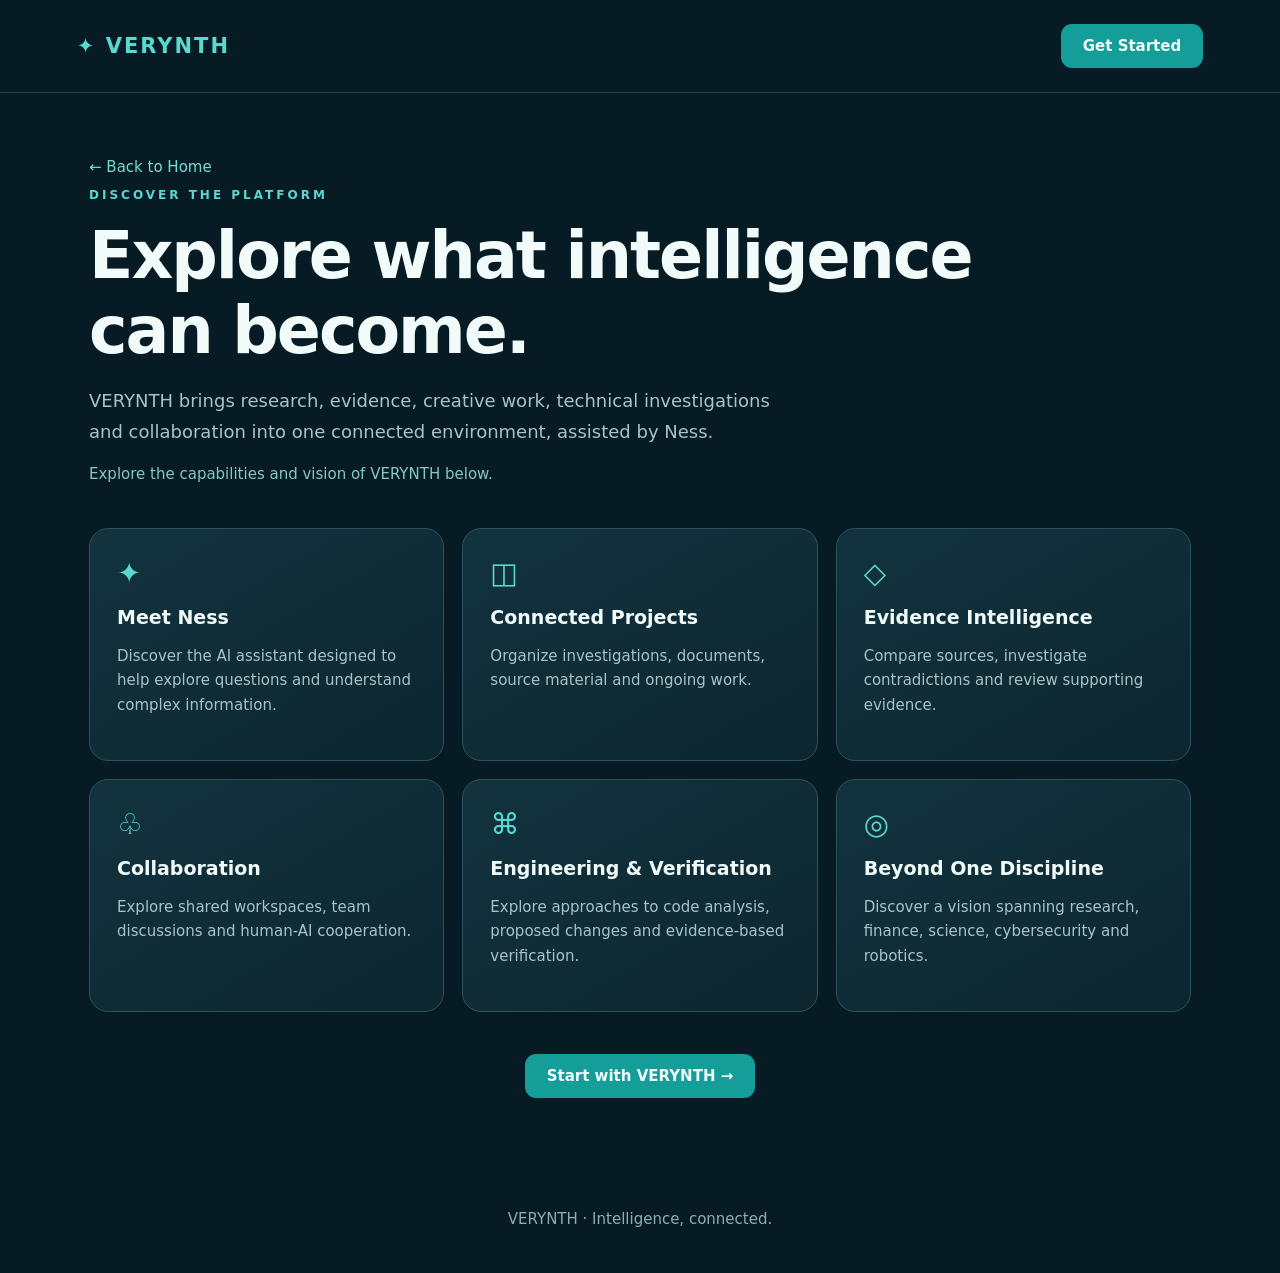
<file: app/static/explore.html>
<!doctype html>
<html lang="en">
<head>
<meta charset="utf-8">
<meta name="viewport" content="width=device-width,initial-scale=1">
<title>Explore VERYNTH</title>
<style>
*{box-sizing:border-box}
body{margin:0;background:#071b24;color:#f1fbfa;font:15px system-ui,sans-serif}
nav{display:flex;justify-content:space-between;align-items:center;padding:24px 6%;border-bottom:1px solid #24444b}
a{color:inherit;text-decoration:none}
.brand{font-size:21px;font-weight:800;letter-spacing:2px;color:#5ad8cf}
.btn{background:#159d99;padding:13px 22px;border-radius:11px;font-weight:700}
main{max-width:1150px;margin:auto;padding:65px 24px}
.eyebrow{color:#5ad8cf;letter-spacing:3px;font-size:12px;font-weight:700}
h1{font-size:clamp(38px,6vw,65px);letter-spacing:-2px;margin:16px 0}
.lead{max-width:720px;color:#a7c4c9;font-size:18px;line-height:1.7}
.grid{display:grid;grid-template-columns:repeat(3,1fr);gap:18px;margin-top:45px}
.card{background:linear-gradient(150deg,#12333e,#0d2630);border:1px solid #2b535d;border-radius:19px;padding:27px;transition:.2s}

.icon{font-size:29px;color:#5ad8cf}
.card h2{font-size:19px}
.card p{color:#a8c4c8;line-height:1.65}
footer{text-align:center;padding:45px;color:#8daeb2}
@media(max-width:750px){.grid{grid-template-columns:1fr}nav{gap:15px}}
</style>
</head>
<body>
<nav>
<a class="brand" href="/">✦ VERYNTH</a>
<a class="btn" href="/welcome">Get Started</a>
</nav>
<main>
<a href="/" style="color:#77dcd3">← Back to Home</a>
<p class="eyebrow">DISCOVER THE PLATFORM</p>
<h1>Explore what intelligence<br>can become.</h1>
<p class="lead">VERYNTH brings research, evidence, creative work, technical investigations and collaboration into one connected environment, assisted by Ness.</p>
<p style="color:#83c9c4">Explore the capabilities and vision of VERYNTH below.</p><div class="grid">
<div class="card"><div class="icon">✦</div><h2>Meet Ness</h2><p>Discover the AI assistant designed to help explore questions and understand complex information.</p></div>
<div class="card"><div class="icon">◫</div><h2>Connected Projects</h2><p>Organize investigations, documents, source material and ongoing work.</p></div>
<div class="card"><div class="icon">◇</div><h2>Evidence Intelligence</h2><p>Compare sources, investigate contradictions and review supporting evidence.</p></div>
<div class="card"><div class="icon">♧</div><h2>Collaboration</h2><p>Explore shared workspaces, team discussions and human-AI cooperation.</p></div>
<div class="card"><div class="icon">⌘</div><h2>Engineering & Verification</h2><p>Explore approaches to code analysis, proposed changes and evidence-based verification.</p></div>
<div class="card"><div class="icon">◎</div><h2>Beyond One Discipline</h2><p>Discover a vision spanning research, finance, science, cybersecurity and robotics.</p></div>
</div>
<p style="text-align:center;margin-top:55px"><a class="btn" href="/welcome">Start with VERYNTH →</a></p>
</main>
<footer>VERYNTH · Intelligence, connected.</footer>
</body>
</html>
</file>
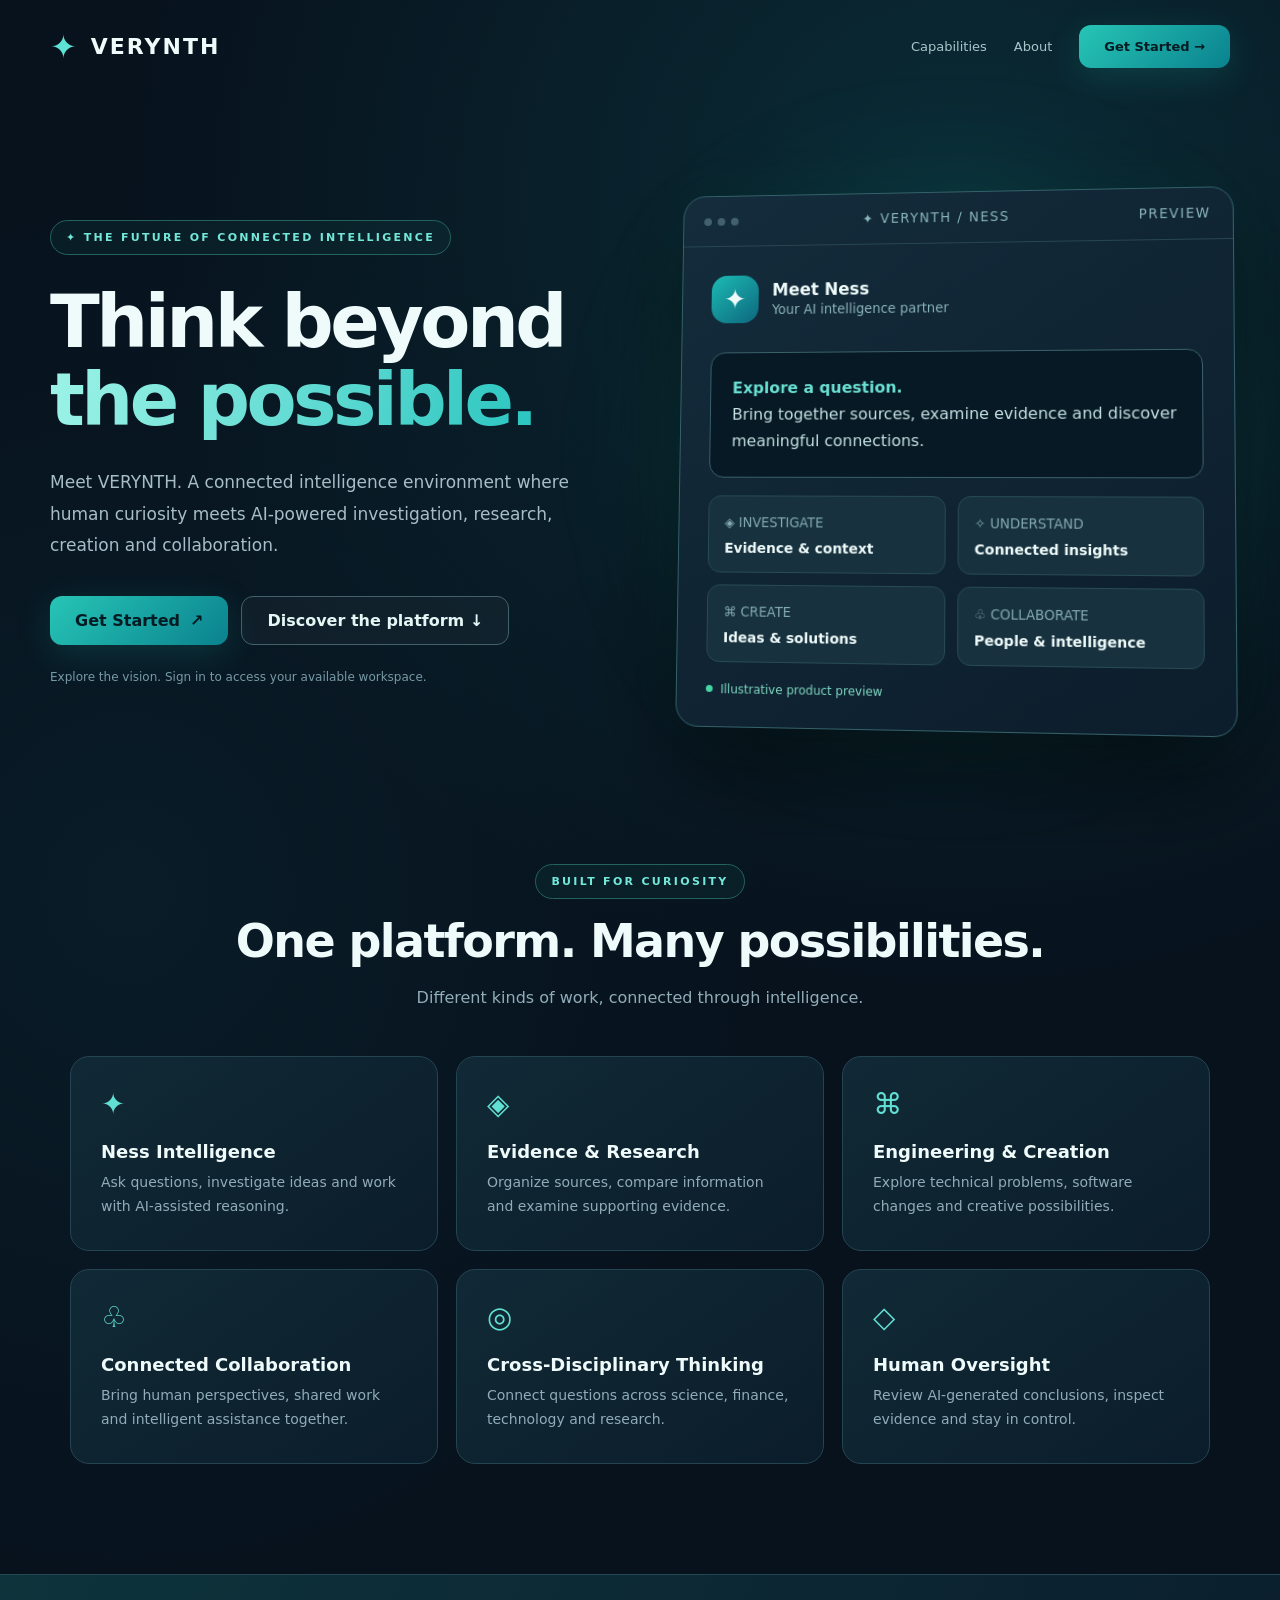
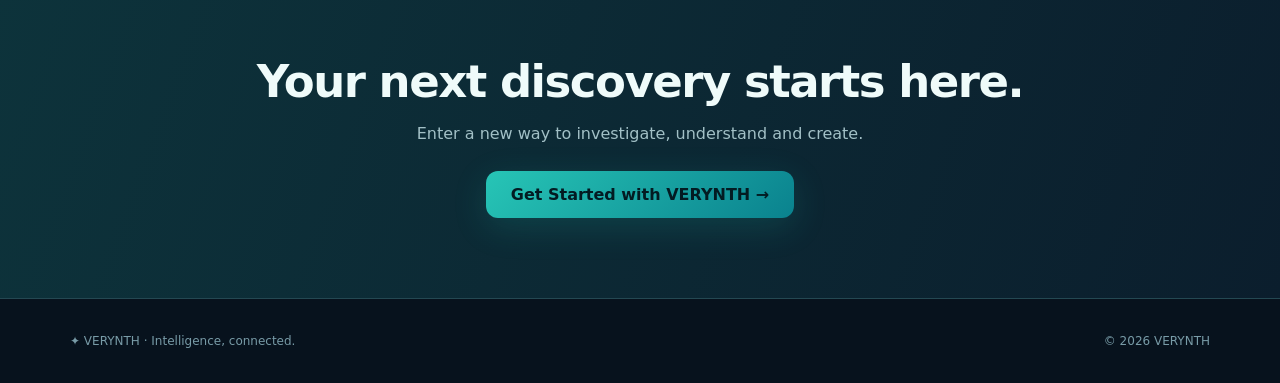
<file: app/static/public-landing.html>
<!doctype html>
<html lang="en">
<head>
<meta charset="utf-8">
<meta name="viewport" content="width=device-width,initial-scale=1">
<meta name="theme-color" content="#07121d">
<title>VERYNTH — Intelligence, connected.</title>
<style>
:root{font-family:Inter,ui-sans-serif,system-ui,Segoe UI,sans-serif;color:#effbfa;background:#07121d}
*{box-sizing:border-box}
html{scroll-behavior:smooth}
body{margin:0;min-height:100vh;background:radial-gradient(ellipse 65% 40% at 75% 10%,#115f6755,transparent),radial-gradient(ellipse 50% 35% at 10% 45%,#10445433,transparent),#07121d}
a{color:inherit;text-decoration:none}
nav{max-width:1240px;margin:auto;padding:25px 30px;display:flex;align-items:center;justify-content:space-between;gap:20px}
.brand{font-weight:850;font-size:22px;letter-spacing:2px;display:flex;align-items:center;gap:12px}
.brand span{color:#5de2d5;font-size:32px}
.links{display:flex;align-items:center;gap:27px;font-size:13px;color:#aac5ca}
.links a:hover{color:#65e6da}
.btn{display:inline-flex;align-items:center;justify-content:center;gap:10px;padding:14px 25px;border-radius:12px;background:linear-gradient(135deg,#27c5b6,#0a828e);color:#031b22;font-weight:800;box-shadow:0 9px 35px #1dc7b52a;transition:transform .2s,box-shadow .2s}
.btn:hover{transform:translateY(-2px);box-shadow:0 14px 45px #1dc7b54b}
.btn.outline{background:#ffffff08;border:1px solid #42626b;color:#e4f7f5;box-shadow:none}
.hero{max-width:1240px;margin:0 auto;padding:95px 30px 95px;display:grid;grid-template-columns:1fr 1fr;align-items:center;gap:65px}
.eyebrow{display:inline-flex;align-items:center;gap:9px;color:#73e8d9;font-size:11px;font-weight:800;letter-spacing:2.3px;border:1px solid #23635e;background:#103f4140;border-radius:30px;padding:10px 15px}
h1{font-size:clamp(48px,5.7vw,80px);line-height:1.07;letter-spacing:-3.5px;margin:28px 0}
h1 em{font-style:normal;background:linear-gradient(100deg,#9df3e7,#2bc5c0);background-clip:text;-webkit-background-clip:text;color:transparent}
.lead{font-size:17px;line-height:1.85;color:#a7bdc7;max-width:540px}
.actions{display:flex;gap:13px;flex-wrap:wrap;margin-top:35px}
.note{font-size:12px;color:#779aa5;margin-top:25px}
.visual{position:relative;min-width:0}
.visual:before{content:"";position:absolute;inset:12%;background:#13c9bd55;filter:blur(85px);border-radius:50%}
.window{position:relative;background:linear-gradient(145deg,#142c3c,#0c1d2b);border:1px solid #34616b;border-radius:23px;box-shadow:0 35px 100px #0009,0 0 70px #2ed0c013;overflow:hidden;transform:perspective(1200px) rotateY(-5deg) rotateX(3deg)}
.windowhead{padding:18px 21px;border-bottom:1px solid #284650;display:flex;align-items:center;justify-content:space-between}
.dots{display:flex;gap:6px}.dots i{width:8px;height:8px;border-radius:50%;background:#42606d}
.windowhead small{color:#89b6bb;letter-spacing:1.5px}
.windowbody{padding:30px}
.ai{display:flex;align-items:center;gap:14px;margin-bottom:30px}
.aiicon{width:49px;height:49px;border-radius:16px;background:linear-gradient(140deg,#1cbbb3,#0d677e);display:grid;place-items:center;font-size:28px}
.ai strong{display:block;font-size:17px}.ai small{color:#8ab3ba}
.prompt{border:1px solid #3a616a;border-radius:15px;background:#071925;padding:22px;color:#c4e2e3;line-height:1.7}
.prompt b{color:#69e0d3}
.insights{display:grid;grid-template-columns:1fr 1fr;gap:12px;margin-top:18px}
.insight{background:#17313e;border:1px solid #284b55;border-radius:13px;padding:16px}
.insight small{color:#83aab5}.insight strong{display:block;margin-top:9px;font-size:14px}
.status{display:flex;align-items:center;gap:8px;color:#80d9c3;font-size:12px;margin-top:20px}
.status:before{content:"";width:7px;height:7px;background:#45d6a3;border-radius:50%}
.section{max-width:1200px;margin:auto;padding:40px 30px 110px}
.sectionhead{text-align:center;margin-bottom:45px}
.sectionhead h2{font-size:clamp(30px,4vw,46px);letter-spacing:-1.6px;margin:15px 0}
.sectionhead p{color:#91adb8;line-height:1.7}
.grid{display:grid;grid-template-columns:repeat(3,1fr);gap:18px}
.card{background:linear-gradient(145deg,#112936,#0b1d2a);border:1px solid #254451;border-radius:19px;padding:30px;min-height:195px}
.card .symbol{font-size:29px;color:#61dfd3}
.card h3{margin:20px 0 8px;font-size:18px}
.card p{color:#91acb8;line-height:1.75;font-size:14px;margin:0}
.cta{text-align:center;padding:80px 25px;background:linear-gradient(110deg,#0d333b,#0b1e2d);border-top:1px solid #244852;border-bottom:1px solid #244852}
.cta h2{font-size:clamp(29px,4vw,45px);letter-spacing:-1.5px;margin:0 0 15px}
.cta p{color:#a2c0c6;margin-bottom:28px}
footer{max-width:1200px;margin:auto;padding:35px 30px;color:#789ba7;display:flex;justify-content:space-between;gap:15px;font-size:12px}
@media(max-width:850px){.hero{grid-template-columns:1fr;padding-top:60px;gap:45px}.window{transform:none}.grid{grid-template-columns:1fr 1fr}}
@media(max-width:560px){nav{padding:18px}.links{gap:12px}.links a:not(.btn){display:none}.links .btn{padding:11px 14px}.hero{padding:45px 20px 70px}h1{letter-spacing:-2px}.grid{grid-template-columns:1fr}.insights{grid-template-columns:1fr}footer{flex-direction:column}}
@media(prefers-reduced-motion:reduce){html{scroll-behavior:auto}.btn{transition:none}}
</style>
</head>
<body>
<nav>
<a class="brand" href="/"><span>✦</span> VERYNTH</a>
<div class="links">
<a href="#capabilities">Capabilities</a>
<a href="#about">About</a>
<a class="btn" href="/welcome">Get Started →</a>
</div>
</nav>
<main>
<section class="hero">
<div>
<div class="eyebrow">✦ THE FUTURE OF CONNECTED INTELLIGENCE</div>
<h1>Think beyond<br><em>the possible.</em></h1>
<p class="lead">Meet VERYNTH. A connected intelligence environment where human curiosity meets AI-powered investigation, research, creation and collaboration.</p>
<div class="actions">
<a class="btn" href="/welcome">Get Started <span>↗</span></a>
<a class="btn outline" href="#capabilities">Discover the platform ↓</a>
</div>
<p class="note">Explore the vision. Sign in to access your available workspace.</p>
</div>
<div class="visual">
<div class="window">
<div class="windowhead"><div class="dots"><i></i><i></i><i></i></div><small>✦ VERYNTH / NESS</small><small>PREVIEW</small></div>
<div class="windowbody">
<div class="ai"><div class="aiicon">✦</div><div><strong>Meet Ness</strong><small>Your AI intelligence partner</small></div></div>
<div class="prompt"><b>Explore a question.</b><br>Bring together sources, examine evidence and discover meaningful connections.</div>
<div class="insights">
<div class="insight"><small>◈ INVESTIGATE</small><strong>Evidence & context</strong></div>
<div class="insight"><small>✧ UNDERSTAND</small><strong>Connected insights</strong></div>
<div class="insight"><small>⌘ CREATE</small><strong>Ideas & solutions</strong></div>
<div class="insight"><small>♧ COLLABORATE</small><strong>People & intelligence</strong></div>
</div>
<div class="status">Illustrative product preview</div>
</div>
</div>
</div>
</section>
<section class="section" id="capabilities">
<div class="sectionhead"><div class="eyebrow">BUILT FOR CURIOSITY</div><h2>One platform. Many possibilities.</h2><p>Different kinds of work, connected through intelligence.</p></div>
<div class="grid">
<div class="card"><div class="symbol">✦</div><h3>Ness Intelligence</h3><p>Ask questions, investigate ideas and work with AI-assisted reasoning.</p></div>
<div class="card"><div class="symbol">◈</div><h3>Evidence & Research</h3><p>Organize sources, compare information and examine supporting evidence.</p></div>
<div class="card"><div class="symbol">⌘</div><h3>Engineering & Creation</h3><p>Explore technical problems, software changes and creative possibilities.</p></div>
<div class="card"><div class="symbol">♧</div><h3>Connected Collaboration</h3><p>Bring human perspectives, shared work and intelligent assistance together.</p></div>
<div class="card"><div class="symbol">◎</div><h3>Cross-Disciplinary Thinking</h3><p>Connect questions across science, finance, technology and research.</p></div>
<div class="card"><div class="symbol">◇</div><h3>Human Oversight</h3><p>Review AI-generated conclusions, inspect evidence and stay in control.</p></div>
</div>
</section>
<section class="cta" id="about"><h2>Your next discovery starts here.</h2><p>Enter a new way to investigate, understand and create.</p><a class="btn" href="/welcome">Get Started with VERYNTH →</a></section>
</main>
<footer><span>✦ VERYNTH · Intelligence, connected.</span><span>© 2026 VERYNTH</span></footer>
</body>
</html>
</file>
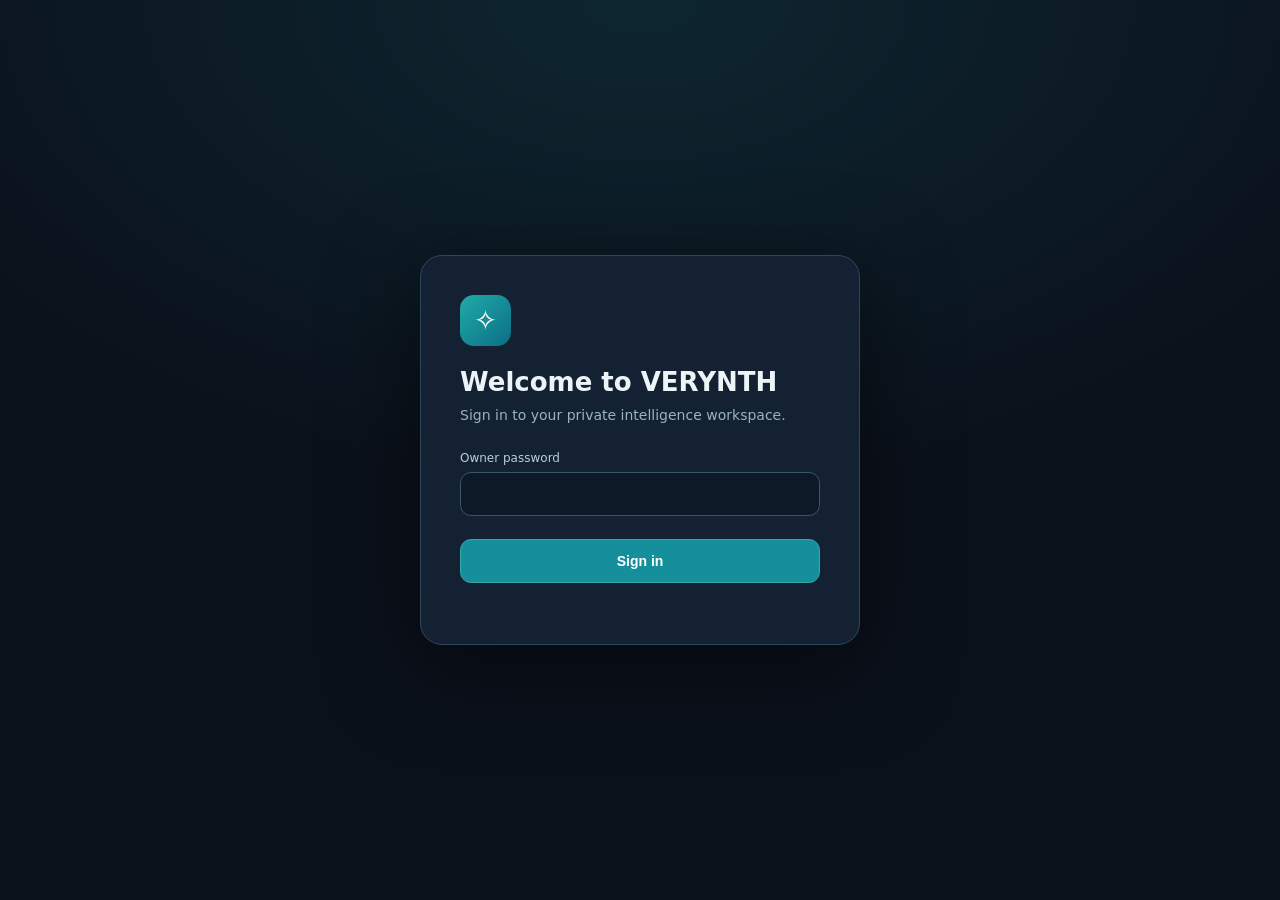
<file: app/static/studio-login.html>
<!doctype html><html lang="en"><head><meta charset="utf-8"><meta name="viewport" content="width=device-width, initial-scale=1"><title>VERYNTH · Sign in</title><style>:root{color-scheme:dark}*{box-sizing:border-box}body{background:radial-gradient(ellipse 65% 55% at 50% 0%,#124a5560,transparent),#0b111b;color:#ecf4f8;font:14px system-ui,Segoe UI,sans-serif;display:grid;place-items:center;min-height:100vh;padding:22px;margin:0}.card{width:min(440px,100%);padding:39px;border:1px solid #2c4858;border-radius:22px;background:#142133;box-shadow:0 20px 90px #0008}.icon{width:51px;height:51px;border-radius:14px;background:linear-gradient(135deg,#21aba8,#0b6e85);display:grid;place-items:center;font-size:28px;color:white;margin-bottom:21px}h1{font-size:26px;margin:0 0 7px}p{color:#99b3c0;line-height:1.6;margin:0 0 25px}label{color:#bbcfda;font-size:12px;display:block;margin:17px 0 7px}input{width:100%;border:1px solid #3b5667;border-radius:11px;background:#0e1928;color:white;padding:13px 14px;font:inherit}button{width:100%;padding:13px;color:white;border:1px solid #36a7aa;border-radius:11px;font-weight:700;font-size:14px;background:#148f9b;cursor:pointer;margin-top:23px}details{margin-top:22px;color:#a6dcd8}summary{cursor:pointer}.message{color:#ffc3c7;font-size:12px;min-height:22px;padding-top:12px}a{color:#7fdfd9}</style></head><body><div class="card"><div class="icon">✧</div><h1 id="title">Welcome to VERYNTH</h1><p id="intro">Sign in to your private intelligence workspace.</p><form id="owner"><label for="password">Owner password</label><input id="password" type="password" required minlength="12" autocomplete="current-password"><button>Sign in</button><div class="message" id="ownerStatus" role="alert"></div></form><form id="member" hidden><label for="email">Email address</label><input type="email" id="email" autocomplete="email" required><label for="memberPassword">Password</label><input id="memberPassword" type="password" autocomplete="current-password" minlength="12" required><button>Sign in to workspace</button><div class="message" id="teamStatus" role="alert"></div></form><details id="invitation" hidden><summary>Accept a workspace invitation</summary><form id="accept"><label for="inviteCode">Invitation code</label><input id="inviteCode" required><label for="display">Display name</label><input id="display" required><label for="newPassword">Choose password (12+ characters)</label><input id="newPassword" type="password" minlength="12" required><button>Join workspace</button><div class="message" id="inviteStatus" role="status"></div></form></details></div><script>const team=location.pathname.startsWith('/team');document.getElementById('owner').hidden=team;document.getElementById('member').hidden=!team;document.getElementById('invitation').hidden=!team;document.getElementById('title').textContent=team?'Your team workspace':'Welcome to VERYNTH';document.getElementById('intro').textContent=team?'Sign in to collaborate securely with your team.':'Sign in to your private intelligence workspace.';async function submit(path,data,id,next){let out=document.getElementById(id);out.textContent='';try{const r=await fetch(path,{method:'POST',headers:{'Content-Type':'application/json'},credentials:'same-origin',body:JSON.stringify(data)});if(!r.ok)throw Error((await r.json().catch(()=>({}))).detail||'Could not complete request');if(next)location.assign(next);else out.style.color='#92f4c9',out.textContent='Invitation accepted. Sign in above.'}catch(e){out.textContent=e.message}}document.getElementById('owner').onsubmit=e=>{e.preventDefault();submit('/auth/login',{password:document.getElementById('password').value},'ownerStatus','/owner/workspace')};document.getElementById('member').onsubmit=e=>{e.preventDefault();submit('/api/team/auth/login',{email:document.getElementById('email').value,password:document.getElementById('memberPassword').value},'teamStatus','/team')};document.getElementById('accept').onsubmit=e=>{e.preventDefault();submit('/api/team/auth/invitations/accept',{token:document.getElementById('inviteCode').value,display_name:document.getElementById('display').value,password:document.getElementById('newPassword').value},'inviteStatus',null)};</script></body></html>
</file>
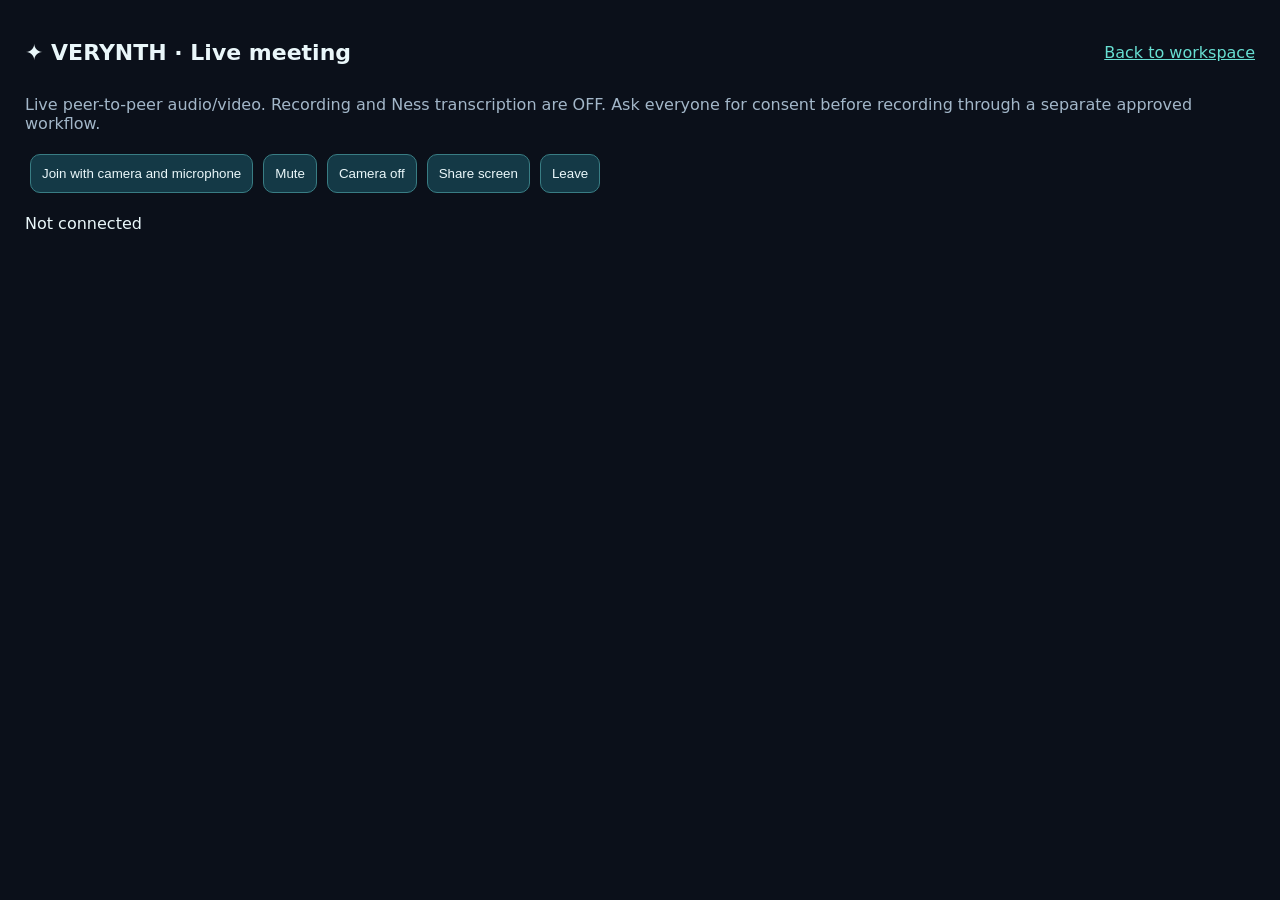
<file: app/static/verynth-meeting.html>
<!doctype html><html lang="en"><meta charset="utf-8"><meta name="viewport" content="width=device-width,initial-scale=1"><title>VERYNTH · Meeting</title><style>:root{font-family:system-ui;color:#eaf7fa;background:#0b101a}body{margin:0;padding:25px}header{display:flex;justify-content:space-between;align-items:center;flex-wrap:wrap}h1{font-size:22px}button{background:#143946;color:#eaf7fa;border:1px solid #397d84;border-radius:10px;padding:11px;margin:5px;cursor:pointer}button:hover{background:#20525c}#videos{display:grid;grid-template-columns:repeat(auto-fit,minmax(240px,1fr));gap:15px;margin:25px 0}.video{background:#152333;border:1px solid #304455;border-radius:16px;overflow:hidden;padding:12px}video{width:100%;aspect-ratio:16/9;object-fit:cover;background:#050a0f;border-radius:10px}.muted{color:#a3b7c9}#status{white-space:pre-wrap}</style><header><h1>✦ VERYNTH · Live meeting</h1><a href="/team" style="color:#68dfd2">Back to workspace</a></header><p class="muted">Live peer-to-peer audio/video. Recording and Ness transcription are OFF. Ask everyone for consent before recording through a separate approved workflow.</p><div id="controls"><button id="start">Join with camera and microphone</button><button id="audio" disabled>Mute</button><button id="video" disabled>Camera off</button><button id="screen" disabled>Share screen</button><button id="leave" disabled>Leave</button></div><p id="status" role="status">Not connected</p><div id="videos"></div><script>
const params=new URLSearchParams(location.search),wid=params.get('workspace'),rid=params.get('meeting');
const base='/api/team/workspaces/'+encodeURIComponent(wid||'')+'/meetings/'+encodeURIComponent(rid||'');
const status=document.getElementById('status'),videos=document.getElementById('videos');let pid=null,stream=null,screen=null,tick=null;const pcs=new Map(),names=new Map();
const btn=id=>document.getElementById(id);function say(t){status.textContent=t}
async function api(path,method='GET',body){const r=await fetch(base+path,{method,credentials:'same-origin',headers:{'Content-Type':'application/json'},body:body?JSON.stringify(body):undefined});const d=await r.json();if(!r.ok)throw Error(d.detail||'Request failed');return d}
function tile(id,name,media,muted=false){let box=document.getElementById('tile-'+id);if(!box){box=document.createElement('div');box.className='video';box.id='tile-'+id;const label=document.createElement('div');label.textContent=name;box.append(label);const v=document.createElement('video');v.autoplay=true;v.playsInline=true;v.muted=muted;box.append(v);videos.append(box)}box.querySelector('video').srcObject=media}
async function signal(to,kind,payload){await api('/signal?pid='+encodeURIComponent(pid),'POST',{recipient:to,kind,payload})}
function peer(id,name){if(pcs.has(id))return pcs.get(id);names.set(id,name);const pc=new RTCPeerConnection({iceServers:[{urls:'stun:stun.l.google.com:19302'}]});pcs.set(id,pc);stream.getTracks().forEach(t=>pc.addTrack(t,stream));pc.onicecandidate=e=>{if(e.candidate)signal(id,'ice',{candidate:e.candidate.toJSON()}).catch(err=>say(err.message))};pc.ontrack=e=>tile(id,names.get(id)||'Participant',e.streams[0]);pc.onconnectionstatechange=()=>{if(['failed','closed','disconnected'].includes(pc.connectionState))say('Connection '+pc.connectionState+' · '+id)};return pc}
async function offer(id,name){const pc=peer(id,name);await pc.setLocalDescription(await pc.createOffer());await signal(id,'offer',{description:pc.localDescription.toJSON()})}
async function handle(m){if(m.kind==='leave'){pcs.get(m.from)?.close();pcs.delete(m.from);document.getElementById('tile-'+m.from)?.remove();return}const pc=peer(m.from,names.get(m.from)||'Participant');if(m.kind==='offer'){await pc.setRemoteDescription(m.payload.description);await pc.setLocalDescription(await pc.createAnswer());await signal(m.from,'answer',{description:pc.localDescription.toJSON()})}else if(m.kind==='answer')await pc.setRemoteDescription(m.payload.description);else if(m.kind==='ice'&&m.payload.candidate){try{await pc.addIceCandidate(m.payload.candidate)}catch(e){say('ICE negotiation: '+e.message)}}}
async function poll(){if(!pid)return;try{const d=await api('/poll?pid='+encodeURIComponent(pid));d.peers.forEach(p=>names.set(p.id,p.name));for(const m of d.messages)await handle(m)}catch(e){say(e.message)}}
btn('start').onclick=async()=>{try{if(!wid||!rid)throw Error('Missing workspace or meeting link');stream=await navigator.mediaDevices.getUserMedia({audio:true,video:true});const joined=await api('/join','POST');pid=joined.participant_id;tile('self','You',stream,true);for(const p of joined.peers)await offer(p.id,p.name);tick=setInterval(poll,1200);await poll();['start','audio','video','screen','leave'].forEach(id=>btn(id).disabled=id==='start');say('Connected · '+joined.name+' · '+joined.peers.length+' other participant(s)')}catch(e){stream?.getTracks().forEach(t=>t.stop());say(e.message)}};
btn('audio').onclick=()=>{const t=stream?.getAudioTracks()[0];if(t){t.enabled=!t.enabled;btn('audio').textContent=t.enabled?'Mute':'Unmute'}};
btn('video').onclick=()=>{const t=stream?.getVideoTracks()[0];if(t){t.enabled=!t.enabled;btn('video').textContent=t.enabled?'Camera off':'Camera on'}};
btn('screen').onclick=async()=>{try{if(screen){screen.getTracks().forEach(t=>t.stop());return}screen=await navigator.mediaDevices.getDisplayMedia({video:true});const track=screen.getVideoTracks()[0];for(const pc of pcs.values()){const sender=pc.getSenders().find(s=>s.track?.kind==='video');if(sender)await sender.replaceTrack(track)}btn('screen').textContent='Stop sharing';track.onended=async()=>{for(const pc of pcs.values()){const sender=pc.getSenders().find(s=>s.track?.kind==='video');if(sender)await sender.replaceTrack(stream.getVideoTracks()[0])}screen=null;btn('screen').textContent='Share screen'}}catch(e){say(e.message)}};
async function leave(){clearInterval(tick);if(pid)await api('/leave?pid='+encodeURIComponent(pid),'POST').catch(()=>{});pcs.forEach(p=>p.close());pcs.clear();stream?.getTracks().forEach(t=>t.stop());screen?.getTracks().forEach(t=>t.stop());pid=null;videos.replaceChildren();say('Left meeting');btn('leave').disabled=true}btn('leave').onclick=leave;window.addEventListener('pagehide',()=>{if(pid)navigator.sendBeacon?.(base+'/leave?pid='+encodeURIComponent(pid),new Blob([], {type:'application/json'}))});
</script></html>
</file>
